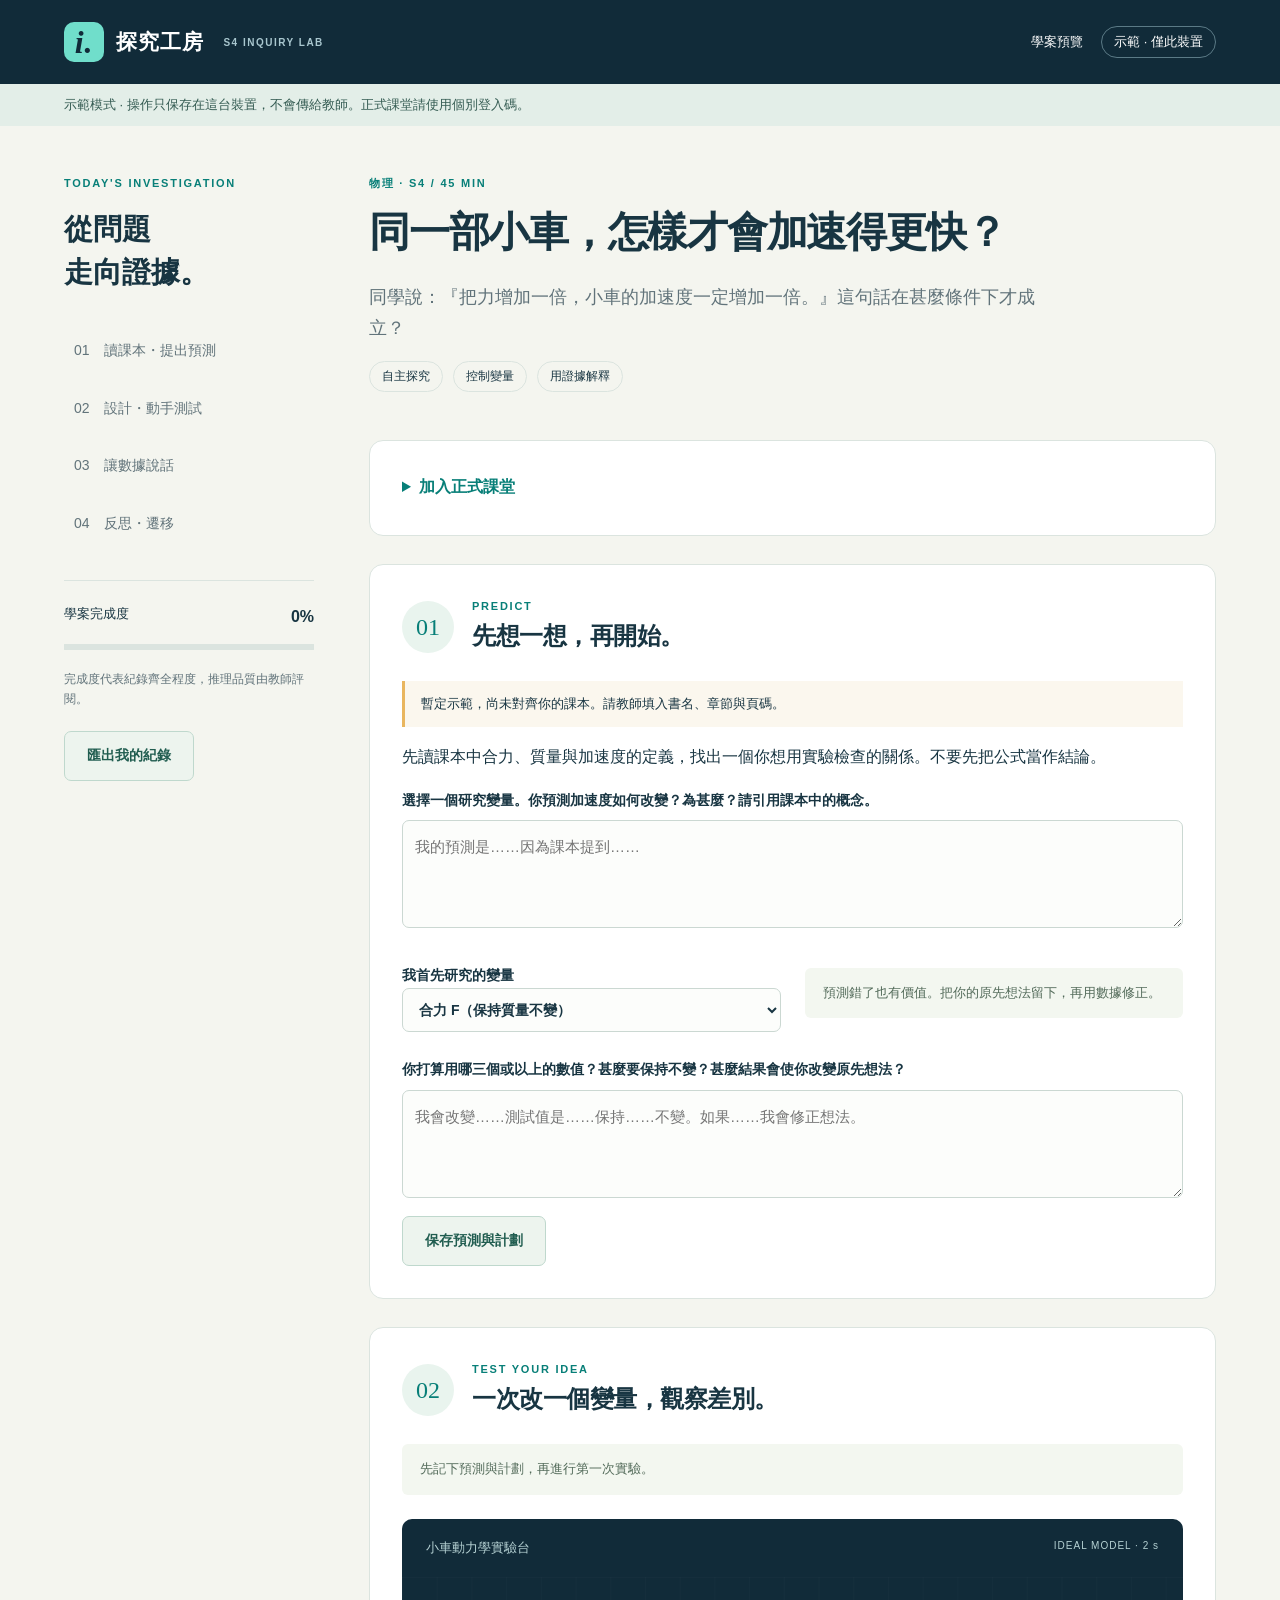
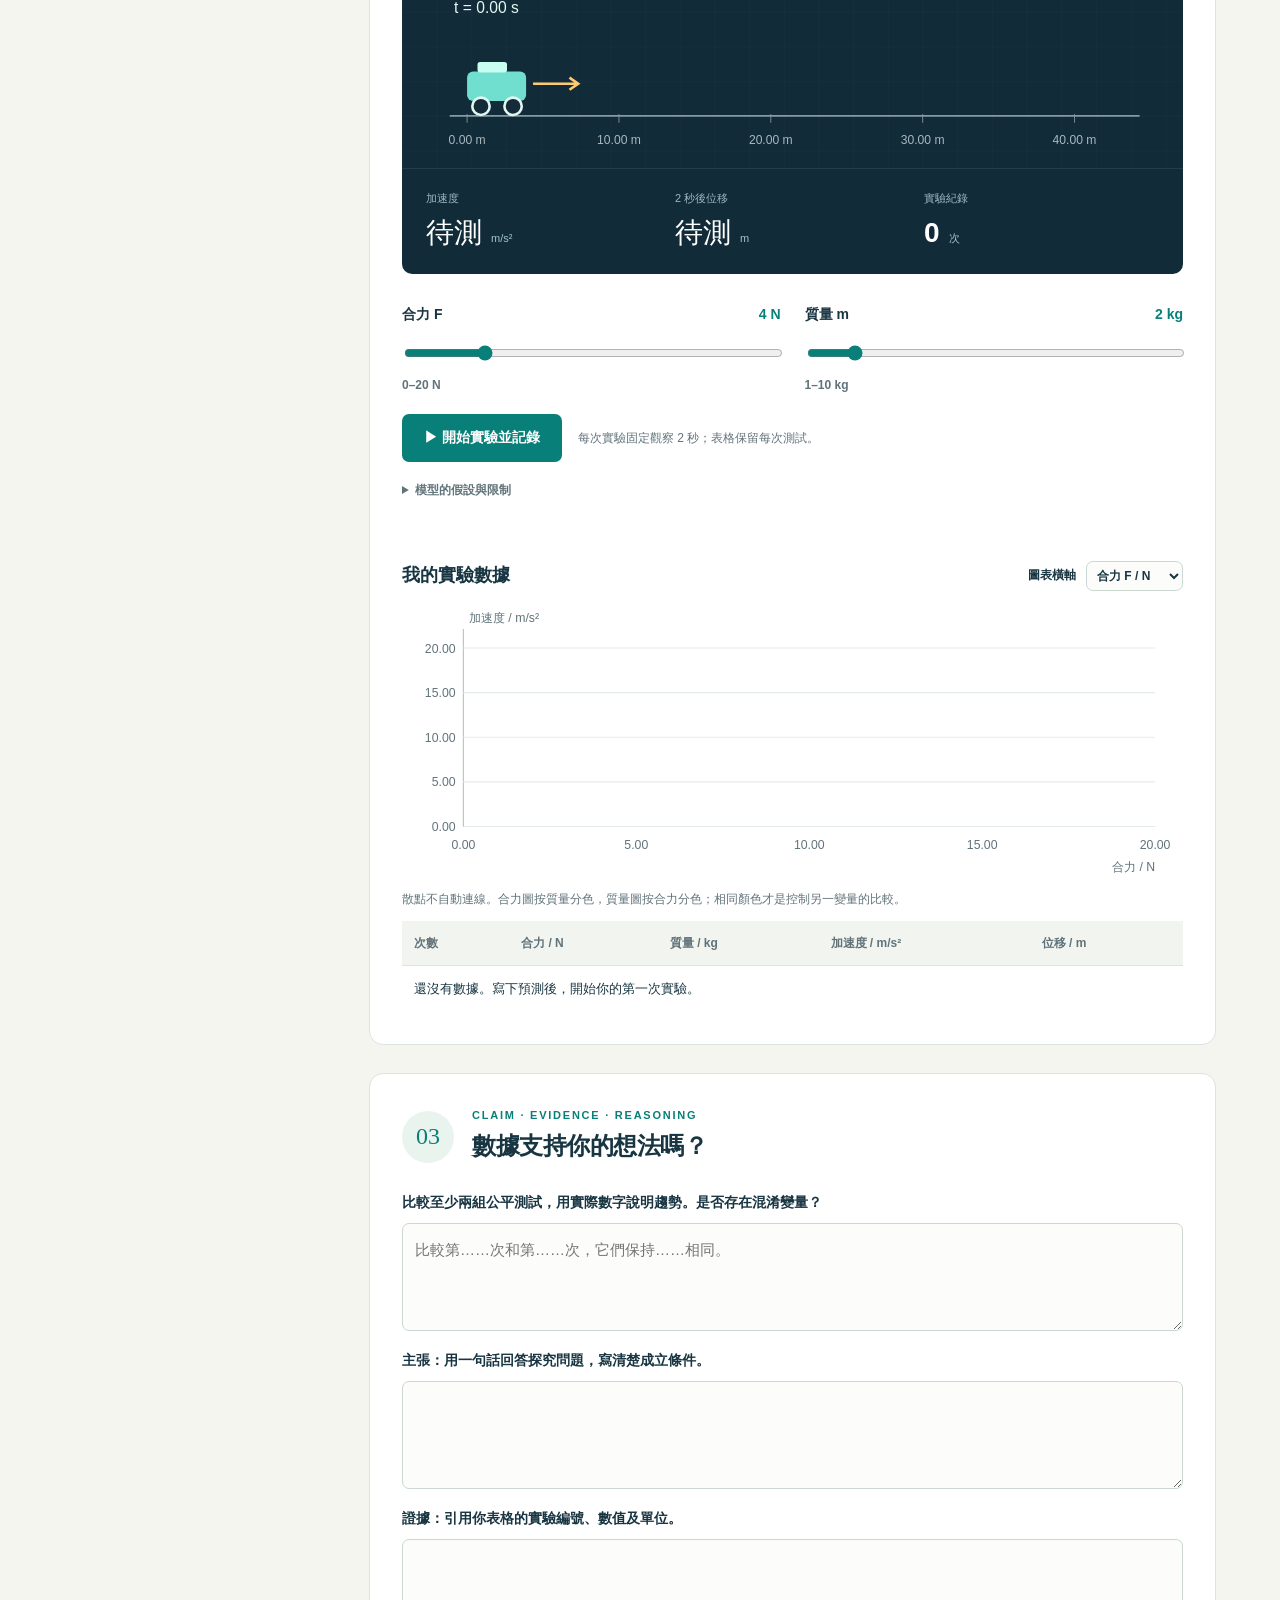
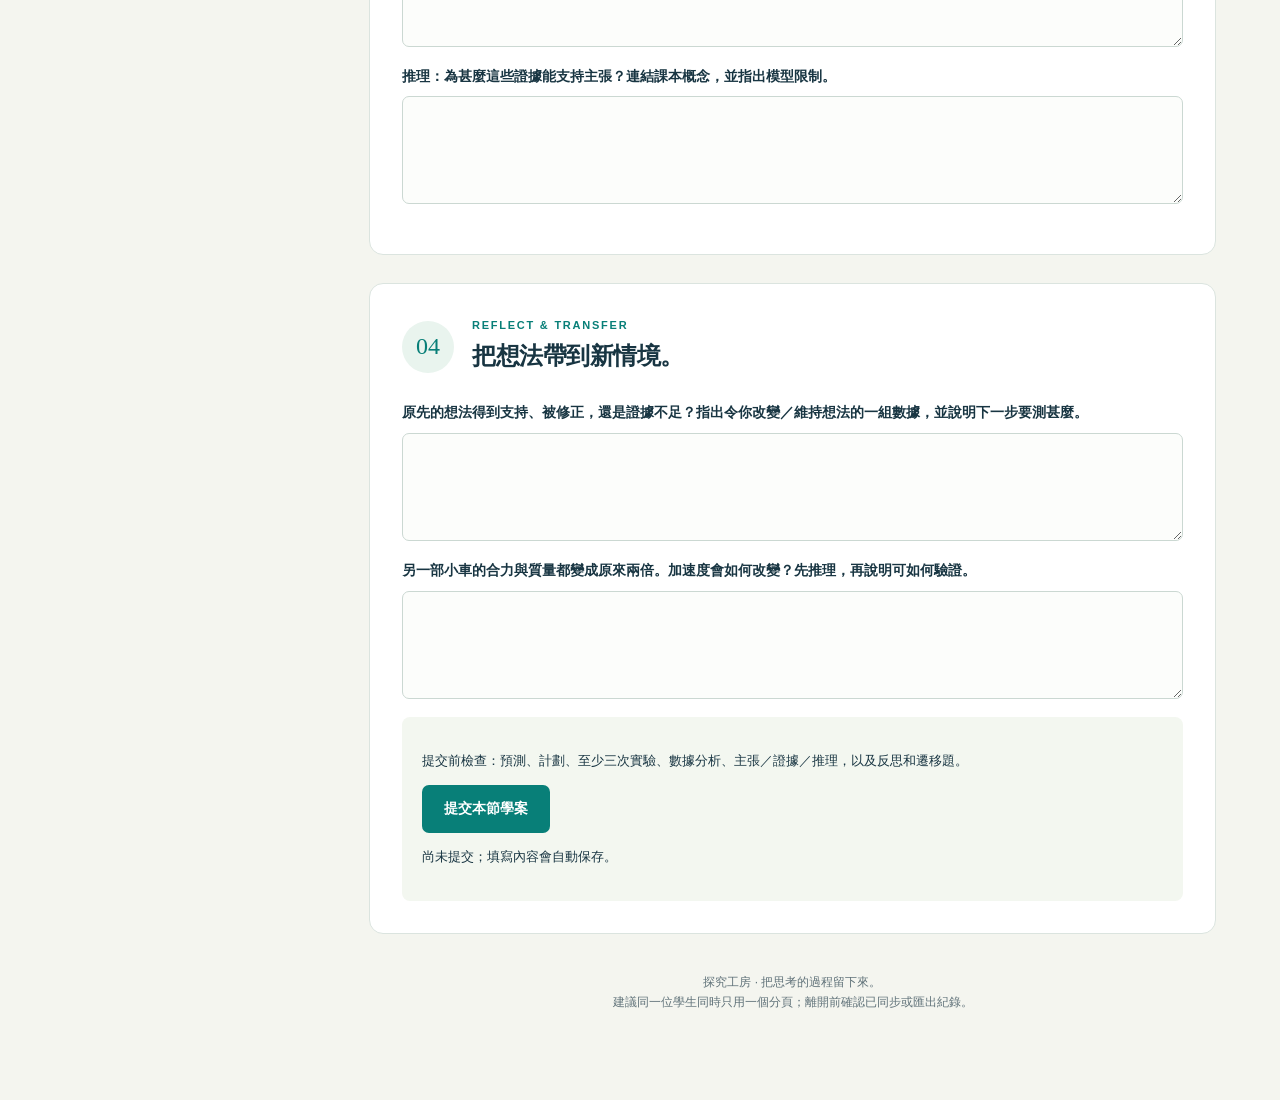
<file: docs/index.html>
<!doctype html>
<html lang="zh-Hant"><head><meta charset="utf-8"><meta name="referrer" content="no-referrer"><meta http-equiv="Content-Security-Policy" content="default-src 'self'; script-src 'self'; style-src 'self'; img-src 'self' data:; connect-src 'self' https://speculate-uncrown-untitled.ngrok-free.dev; object-src 'none'; base-uri 'none'; form-action 'self'"><meta name="viewport" content="width=device-width, initial-scale=1"><title>探究工房 · S4 學案</title><link rel="stylesheet" href="style.css"><script src="config.js"></script><script defer src="app.js"></script></head>
<body>
<header><a class="brand" href="./"><span class="brand-mark">i.</span> 探究工房 <small>S4 INQUIRY LAB</small></a><div class="header-right"><span id="identity">學案預覽</span><span class="pill" id="sync" role="status">示範模式</span></div></header>
<div class="notice" id="mode">示範模式 · 操作只保存在這台裝置，不會傳給教師。正式課堂請使用個別登入碼。</div>
<main class="shell"><aside><div class="eyebrow">TODAY'S INVESTIGATION</div><h2>從問題<br>走向證據。</h2><nav aria-label="學案步驟"><a href="#read">01　讀課本・提出預測</a><a href="#experiment">02　設計・動手測試</a><a href="#explain">03　讓數據說話</a><a href="#reflect">04　反思・遷移</a></nav><div class="progress-wrap"><span>學案完成度</span><strong id="progressText">0%</strong><progress id="progress" value="0" max="100"></progress><small>完成度代表紀錄齊全程度，推理品質由教師評閱。</small></div><button class="secondary" id="backup">匯出我的紀錄</button><button class="text-button" id="logout" hidden>切換學生</button></aside>
<div class="content"><section class="hero"><div class="eyebrow" id="meta">物理 · S4 / 45 MIN</div><h1 id="title">載入探究學案…</h1><p class="lead" id="question"></p><div class="tags"><span>自主探究</span><span>控制變量</span><span>用證據解釋</span></div></section>
<details class="login card" id="loginPanel"><summary>加入正式課堂</summary><p>只使用教師派發的代號與個別登入碼。操作數據、答案及修改會傳給教師；不收集鏡頭、錄音或其他網站活動。</p><form id="joinForm" class="join-grid"><label>課堂編號<input id="classId" required autocomplete="off"></label><label>個別登入碼<input id="joinCode" type="password" required autocomplete="off"></label><button>加入課堂</button></form><p id="joinError" class="error" role="alert"></p></details>
<div class="message" id="message" role="status" aria-live="polite"></div>
<section class="card" id="read"><div class="section-head"><span class="step">01</span><div><div class="eyebrow">PREDICT</div><h2>先想一想，再開始。</h2></div></div><p class="source" id="textbook"></p><p id="reading"></p><label for="prediction" id="predictionPrompt"></label><textarea id="prediction" data-answer="prediction" placeholder="我的預測是……因為課本提到……"></textarea><div class="two-col"><label>我首先研究的變量<select id="target"><option value="force">合力 F（保持質量不變）</option><option value="mass">質量 m（保持合力不變）</option></select></label><div class="tip">預測錯了也有價值。把你的原先想法留下，再用數據修正。</div></div><label for="plan" id="planPrompt"></label><textarea id="plan" data-answer="plan" placeholder="我會改變……測試值是……保持……不變。如果……我會修正想法。"></textarea><button class="secondary" id="savePlan">保存預測與計劃</button></section>
<section class="card experiment" id="experiment"><div class="section-head"><span class="step">02</span><div><div class="eyebrow">TEST YOUR IDEA</div><h2>一次改一個變量，觀察差別。</h2></div></div><p id="planHint" class="tip">先記下預測與計劃，再進行第一次實驗。</p><div class="lab"><div class="lab-top"><span>小車動力學實驗台</span><span>IDEAL MODEL · 2 s</span></div><svg id="track" viewBox="0 0 900 220" role="img" aria-label="小車由靜止開始，在恆定合力下沿水平軌道加速"><defs><pattern id="grid" width="40" height="40" patternUnits="userSpaceOnUse"><path d="M 40 0 L 0 0 0 40" fill="none" stroke="#ffffff0a"/></pattern></defs><rect width="900" height="220" fill="url(#grid)"/><path d="M55 160H850" stroke="#849ba4" stroke-width="2"/><g id="ticks" fill="#a9b9c0" font-size="14"></g><g id="car" transform="translate(75 0)"><rect x="0" y="109" width="68" height="34" rx="7" fill="#71dfcf"/><rect x="12" y="98" width="34" height="12" rx="3" fill="#c8fff2"/><circle cx="16" cy="149" r="10" fill="#142c39" stroke="#e3f6f2" stroke-width="3"/><circle cx="53" cy="149" r="10" fill="#142c39" stroke="#e3f6f2" stroke-width="3"/><path id="arrow" d="M76 123H128 M118 116L128 123L118 130" stroke="#ffca73" stroke-width="3" fill="none"/></g><text id="time" x="60" y="42" fill="#e3f6f2" font-size="18">t = 0.00 s</text></svg><div class="lab-readout"><div><small>加速度</small><strong id="acceleration">待測</strong><span>m/s²</span></div><div><small>2 秒後位移</small><strong id="distance">待測</strong><span>m</span></div><div><small>實驗紀錄</small><strong id="trialCount">0</strong><span>次</span></div></div></div>
<div class="controls two-col"><label for="force">合力 F <output id="forceValue">4 N</output><input type="range" id="force" aria-label="合力 F"><small id="forceRange"></small></label><label for="mass">質量 m <output id="massValue">2 kg</output><input type="range" id="mass" aria-label="質量 m"><small id="massRange"></small></label></div><div class="action-row"><button id="run">▶ 開始實驗並記錄</button><small>每次實驗固定觀察 2 秒；表格保留每次測試。</small></div><details class="model-note"><summary>模型的假設與限制</summary><p id="modelNote"></p></details>
<div class="data-head"><h3>我的實驗數據</h3><label>圖表橫軸<select id="graphAxis"><option value="force">合力 F / N</option><option value="mass">質量 m / kg</option></select></label></div><svg id="chart" viewBox="0 0 700 240" role="img" aria-label="實驗數據散點圖；完整數值見下方表格"></svg><p class="subtle">散點不自動連線。合力圖按質量分色，質量圖按合力分色；相同顏色才是控制另一變量的比較。</p><div class="table-wrap"><table><thead><tr><th>次數</th><th>合力 / N</th><th>質量 / kg</th><th>加速度 / m/s²</th><th>位移 / m</th></tr></thead><tbody id="trials"></tbody></table></div></section>
<section class="card" id="explain"><div class="section-head"><span class="step">03</span><div><div class="eyebrow">CLAIM · EVIDENCE · REASONING</div><h2>數據支持你的想法嗎？</h2></div></div><label for="analysis" id="analysisPrompt"></label><textarea id="analysis" data-answer="analysis" placeholder="比較第……次和第……次，它們保持……相同。"></textarea><label for="claim">主張：用一句話回答探究問題，寫清楚成立條件。</label><textarea id="claim" data-answer="claim"></textarea><label for="evidence">證據：引用你表格的實驗編號、數值及單位。</label><textarea id="evidence" data-answer="evidence"></textarea><label for="reasoning">推理：為甚麼這些證據能支持主張？連結課本概念，並指出模型限制。</label><textarea id="reasoning" data-answer="reasoning"></textarea></section>
<section class="card" id="reflect"><div class="section-head"><span class="step">04</span><div><div class="eyebrow">REFLECT & TRANSFER</div><h2>把想法帶到新情境。</h2></div></div><label for="reflection" id="reflectionPrompt"></label><textarea id="reflection" data-answer="reflection"></textarea><label for="transfer" id="transferPrompt"></label><textarea id="transfer" data-answer="transfer"></textarea><div class="submit-box"><p>提交前檢查：預測、計劃、至少三次實驗、數據分析、主張／證據／推理，以及反思和遷移題。</p><button id="submit">提交本節學案</button><p id="submission" role="status"></p></div></section><footer>探究工房 · 把思考的過程留下來。<br>建議同一位學生同時只用一個分頁；離開前確認已同步或匯出紀錄。</footer></div></main></body></html>
</file>
<file: docs/style.css>
:root{--ink:#183542;--muted:#61737a;--teal:#087f78;--paper:#f4f5ef;--line:#dbe4df;--dark:#112b39;--white:#fff;--gold:#e9b65f;font-family:-apple-system,BlinkMacSystemFont,"PingFang TC","Microsoft JhengHei",sans-serif;color:var(--ink);background:var(--paper);font-size:16px;line-height:1.7}*{box-sizing:border-box}body{margin:0}header{height:84px;background:var(--dark);color:white;display:flex;align-items:center;justify-content:space-between;padding:0 5%;gap:16px}.brand{font-size:21px;font-weight:750;color:white;text-decoration:none;letter-spacing:.04em;display:flex;align-items:center;gap:12px}.brand-mark{font-family:Georgia,serif;font-style:italic;font-size:32px;background:#70decb;color:var(--dark);line-height:40px;text-align:center;width:40px;border-radius:10px}.brand small{font-size:10px;letter-spacing:.15em;color:#a9c7cf;margin-left:8px}.header-right{display:flex;gap:18px;align-items:center;font-size:13px}.pill{border:1px solid #5b7a86;border-radius:100px;padding:4px 12px;white-space:nowrap}.notice{background:#e3eee8;color:#345b52;padding:10px 5%;font-size:13px}.shell{max-width:1440px;margin:auto;display:grid;grid-template-columns:250px minmax(0,1fr);gap:55px;padding:48px 5%}aside{position:sticky;top:30px;align-self:start}aside h2{font-size:29px;line-height:1.5;margin:15px 0 32px}nav{display:flex;flex-direction:column;gap:10px}nav a{color:var(--muted);font-size:14px;text-decoration:none;padding:12px 10px;border-radius:6px}nav a:hover{background:#e4ece6;color:var(--teal)}.progress-wrap{border-top:1px solid var(--line);margin-top:32px;padding-top:22px;font-size:13px}.progress-wrap strong{float:right;font-size:16px}.progress-wrap small{display:block;color:var(--muted);font-size:12px;margin-bottom:22px}progress{width:100%;height:6px;appearance:none;margin:14px 0;background:#dbe4df;border:0}progress::-webkit-progress-bar{background:#dbe4df;border-radius:6px}progress::-webkit-progress-value{background:var(--teal);border-radius:6px}.content{min-width:0;max-width:960px}.eyebrow{font-size:11px;letter-spacing:.16em;font-weight:700;color:var(--teal)}.hero{padding:0 0 30px}.hero h1{font-size:clamp(30px,3.2vw,44px);letter-spacing:-.03em;line-height:1.35;max-width:760px;margin:12px 0 22px}.lead{color:var(--muted);max-width:700px;font-size:18px}.tags{display:flex;gap:10px;flex-wrap:wrap}.tags span{font-size:12px;padding:4px 12px;border:1px solid var(--line);border-radius:30px}.card{background:white;border:1px solid var(--line);border-radius:14px;padding:32px;margin:18px 0 28px;scroll-margin-top:22px}.section-head{display:flex;align-items:center;gap:18px;margin-bottom:24px}.section-head h2{font-size:24px;letter-spacing:-.02em;margin:3px 0;line-height:1.5}.step{font-family:Georgia,serif;font-size:24px;color:var(--teal);background:#e9f4ee;border-radius:50%;width:52px;height:52px;display:grid;place-items:center;flex-shrink:0}.source{font-size:13px;padding:12px 16px;border-left:3px solid var(--gold);background:#fbf7ee}label{display:block;font-weight:600;font-size:14px;margin:18px 0 8px}input,select,textarea,button{font:inherit}input:not([type=range]),select,textarea{border:1px solid #cbd8d2;border-radius:7px;background:#fcfdfb;padding:12px;color:var(--ink);width:100%}textarea{display:block;resize:vertical;min-height:108px;font-size:15px;line-height:1.8;margin-bottom:18px}textarea:focus,input:focus,select:focus,button:focus-visible,a:focus-visible,summary:focus-visible{outline:3px solid #82cdc1;outline-offset:2px}button{border:0;background:var(--teal);color:white;border-radius:7px;padding:12px 22px;cursor:pointer;font-size:14px;font-weight:650;min-height:46px}button:hover{filter:brightness(.94)}button:disabled{opacity:.5;cursor:wait}.secondary{background:#edf4ee;border:1px solid #bfd8cd;color:#215d50}.text-button{background:none;color:var(--muted);padding-left:0}small,.subtle{color:var(--muted);font-size:12px}.two-col{display:grid;grid-template-columns:1fr 1fr;gap:24px;align-items:center}.tip{background:#f3f7f0;padding:14px 18px;font-size:13px;color:#536b5a;border-radius:6px}.lab{background:var(--dark);border-radius:10px;color:white;overflow:hidden;margin:24px 0}.lab-top{display:flex;justify-content:space-between;padding:18px 24px;font-size:13px;color:#b4d0d2}.lab-top span:last-child{font-size:10px;letter-spacing:.1em}svg{display:block;width:100%;height:auto}.lab-readout{display:grid;grid-template-columns:1fr 1fr 1fr;padding:20px 24px 24px;border-top:1px solid #ffffff15;gap:14px}.lab-readout div{display:flex;align-items:baseline;gap:9px;flex-wrap:wrap}.lab-readout small{width:100%;color:#9cb9c2;font-size:11px}.lab-readout strong{font-size:28px;font-weight:550;line-height:1.2;font-variant-numeric:tabular-nums}.lab-readout span{font-size:11px;color:#a5c4cd}.controls label{margin:5px 0 18px}.controls output{float:right;color:var(--teal);font-variant-numeric:tabular-nums}input[type=range]{width:100%;accent-color:var(--teal);height:36px;cursor:ew-resize;display:block;margin-top:8px}.action-row{display:flex;align-items:center;gap:16px;flex-wrap:wrap}.model-note{font-size:12px;color:var(--muted);margin:18px 0}summary{cursor:pointer;font-weight:650;min-height:30px}.data-head{display:flex;align-items:center;justify-content:space-between;margin-top:32px;gap:20px}.data-head label{margin:0;font-size:12px;display:flex;align-items:center;gap:10px}.data-head select{width:auto;padding:6px}.data-head h3{font-size:18px}.table-wrap{overflow:auto}table{width:100%;border-collapse:collapse;font-size:13px;white-space:nowrap}th{text-align:left;color:var(--muted);font-size:12px;background:#f2f5ef}th,td{padding:12px;border-bottom:1px solid var(--line)}tr:last-child td{border-bottom:0}.submit-box{background:#f3f7f0;padding:20px;border-radius:8px;font-size:13px}.join-grid{display:grid;grid-template-columns:1fr 1fr auto;gap:12px;align-items:end}.join-grid label{margin:0}.join-grid button{margin-bottom:0}.login p{font-size:13px;color:var(--muted)}.message:empty{display:none}.message,.error{color:#a54825;font-size:14px}.message{background:#fff4dc;padding:14px;border-radius:8px;position:sticky;top:8px;z-index:3}.error{min-height:0}.login summary{color:var(--teal)}footer{text-align:center;padding:10px 0 40px;font-size:12px;color:var(--muted)}.teacher-shell{max-width:1350px;margin:40px auto;padding:0 4%}.teacher-shell h1{font-size:32px}.teacher-tools{display:flex;gap:12px;align-items:center;flex-wrap:wrap}.teacher-tools select{max-width:350px}.stats{display:flex;gap:20px;flex-wrap:wrap}.stat{padding:18px 26px;background:white;border:1px solid var(--line);border-radius:10px;min-width:150px}.stat strong{display:block;font-size:32px}.detail-grid{display:grid;grid-template-columns:1fr 1fr;gap:24px}.event-list{max-height:500px;overflow:auto;font-size:12px}.event-item{padding:12px 0;border-bottom:1px solid var(--line)}pre{white-space:pre-wrap;overflow-wrap:anywhere;font-size:12px;background:#f3f5f1;padding:12px}.answer-block{white-space:pre-wrap;border-left:2px solid #b9d6c9;padding-left:14px}.grade-grid{display:grid;grid-template-columns:1fr 1fr;gap:16px}.warn{color:#9a542c}.success{color:var(--teal)}[hidden]{display:none!important}@media(max-width:1050px){.shell{gap:28px;grid-template-columns:190px minmax(0,1fr);padding:30px 4%}.card{padding:24px}.brand small{display:none}.lab-readout strong{font-size:23px}.detail-grid{grid-template-columns:1fr}}@media(max-width:720px){header{height:auto;min-height:76px;padding:14px 5%;align-items:flex-start}.header-right{flex-direction:column;gap:5px;font-size:11px}.brand{font-size:18px}.shell{display:block;padding:26px 5%}aside{position:static;margin-bottom:25px}aside h2,aside>.eyebrow,aside .progress-wrap small{display:none}nav{flex-direction:row;overflow-x:auto;gap:0}nav a{white-space:nowrap;font-size:11px;padding:8px}.progress-wrap{margin-top:12px;padding-top:10px}.progress-wrap progress{margin:8px 0}.progress-wrap+button{font-size:12px;padding:8px 12px;min-height:38px}.card{padding:20px;margin-bottom:20px}.hero h1{font-size:30px}.two-col,.join-grid,.grade-grid{grid-template-columns:1fr;gap:8px}.section-head h2{font-size:20px}.section-head{gap:12px}.step{width:42px;height:42px;font-size:21px}.lab-readout{padding:14px;gap:9px}.lab-readout strong{font-size:21px}.lab-readout div{gap:4px}.lab-top{padding:15px;font-size:11px}.data-head{align-items:flex-start;flex-direction:column;gap:0}.notice{font-size:11px}.lead{font-size:16px}.stats{gap:8px}.stat{padding:12px;min-width:100px}.stat strong{font-size:24px}}
</file>
